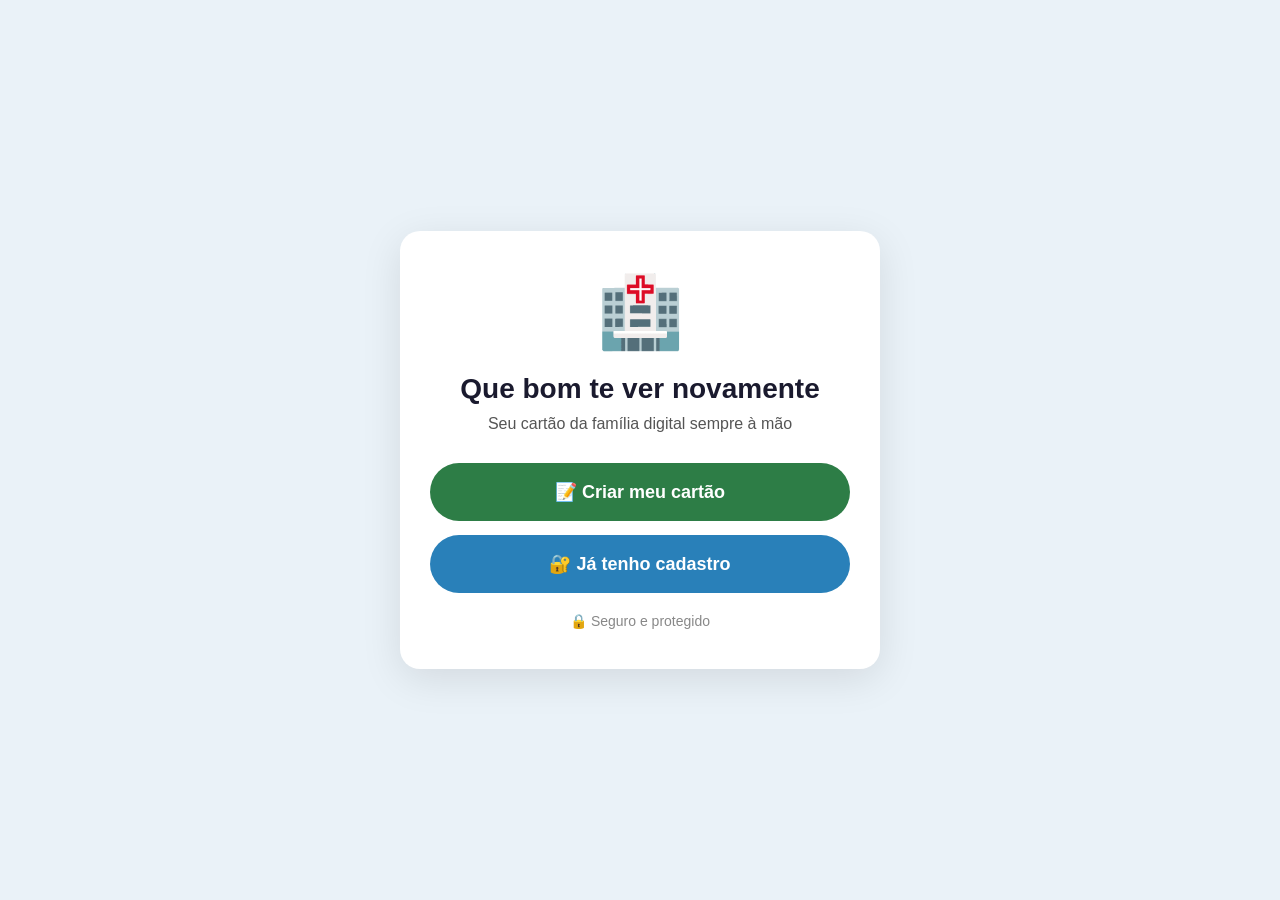
<file: index.html>
<!DOCTYPE html>
<html lang="pt-br">
<head>
    <meta charset="UTF-8">
    <meta name="viewport" content="width=device-width, initial-scale=1.0">
    <title>Cartão da Família Digital</title>
    <link rel="stylesheet" href="style.css">
</head>
<body>
    <div class="container-inicial">
        <div class="card-inicial">
            <div class="logo">
                <span class="icone">🏥</span>
            </div>
            <h1>Que bom te ver novamente</h1>
            <p class="subtitulo">Seu cartão da família digital sempre à mão</p>
            
            <div class="botoes">
                <a href="cadastro.html" class="botao-principal" style="background: #2d7d46;">
                    📝 Criar meu cartão
                </a>
                <a href="acessar.html" class="botao-principal" style="background: #2980b9;">
                    🔐 Já tenho cadastro
                </a>
            </div>
            
            <p class="info-rodape">🔒 Seguro e protegido</p>
        </div>
    </div>
</body>
</html>
</file>
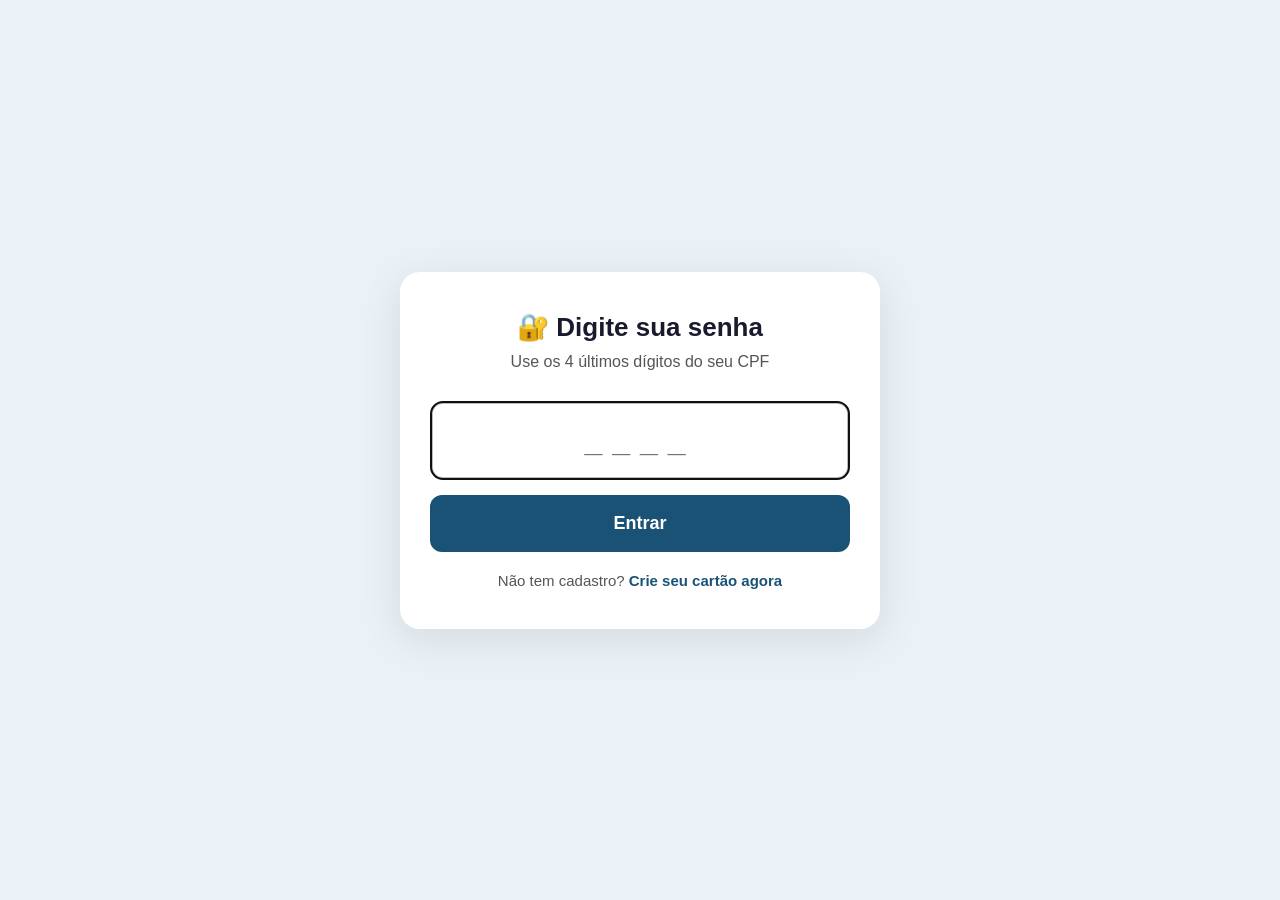
<file: acessar.html>
<!DOCTYPE html>
<html lang="pt-br">
<head>
    <meta charset="UTF-8">
    <meta name="viewport" content="width=device-width, initial-scale=1.0">
    <title>Acessar Cartão</title>
    <link rel="stylesheet" href="style.css">
</head>
<body>
    <div class="container-acessar">
        <div class="card-acessar">
            <h2>🔐 Digite sua senha</h2>
            <p class="descricao">Use os 4 últimos dígitos do seu CPF</p>
            <form id="form-senha">
                <input type="password" id="senha" maxlength="4" placeholder="____" autofocus>
                <button type="submit" class="botao-entrar">Entrar</button>
            </form>
            <div id="mensagem-erro" class="erro" style="display:none;">
                ❌ Senha incorreta. Tente novamente.
            </div>
            <div id="mensagem-carregando" style="display:none;">
                ⏳ Buscando seus dados...
            </div>
            <p class="ajuda">Não tem cadastro? <a href="cadastro.html">Crie seu cartão agora</a></p>
        </div>
    </div>

    <script src="app.js"></script>
</body>
</html>
</file>
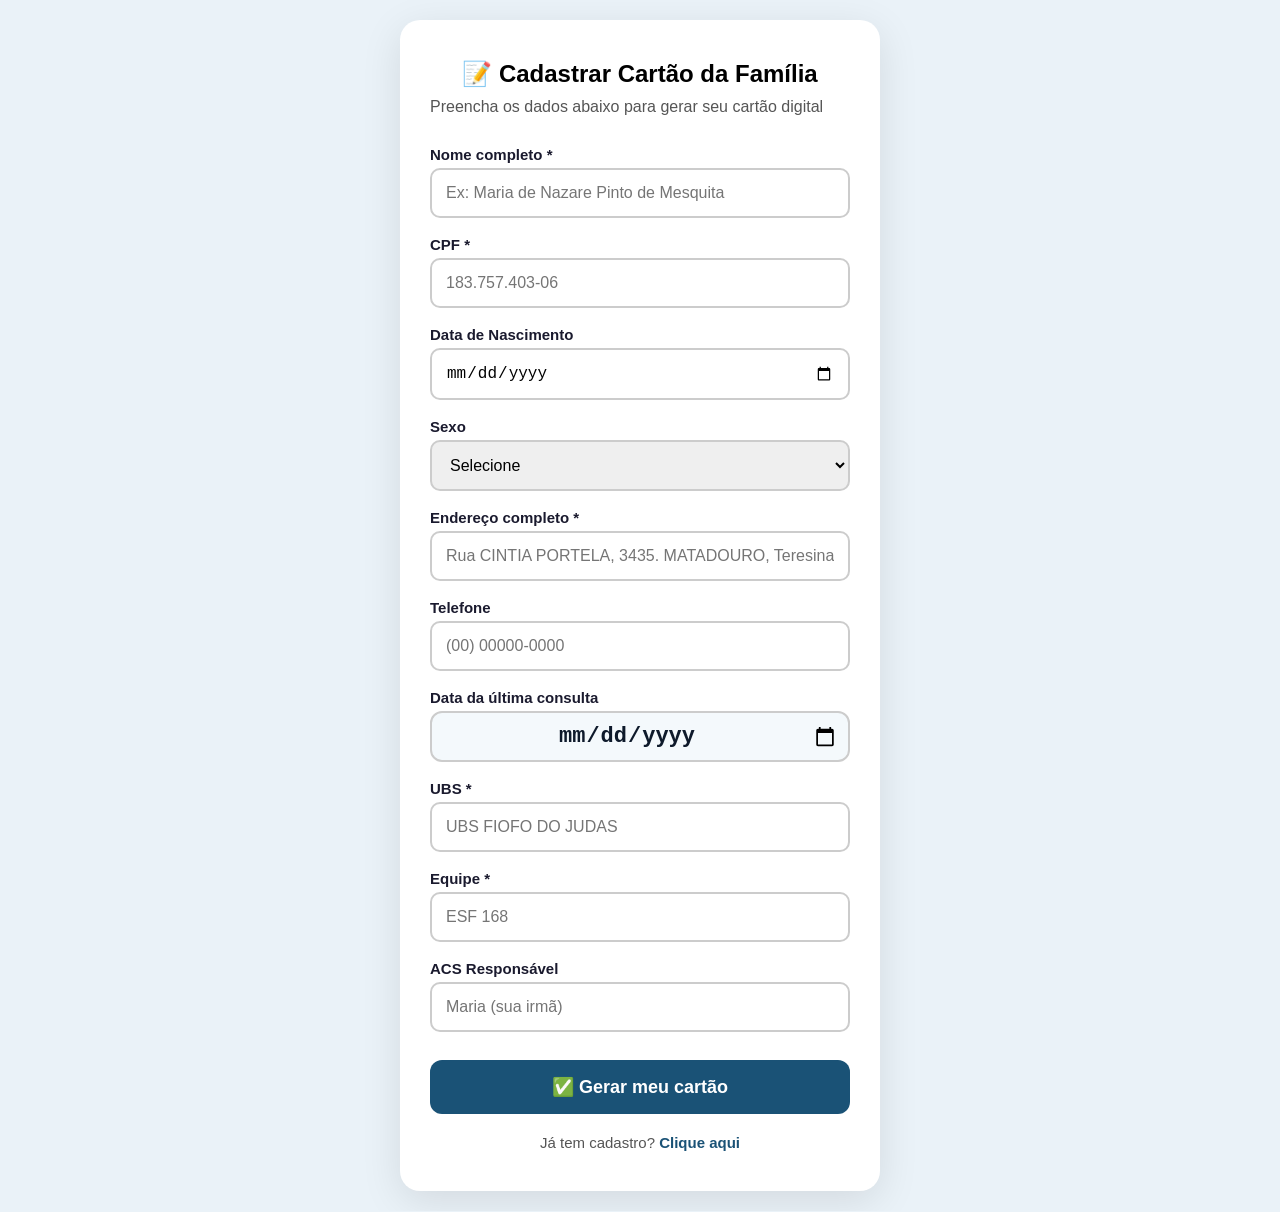
<file: cadastro.html>
<!DOCTYPE html>
<html lang="pt-br">
<head>
    <meta charset="UTF-8">
    <meta name="viewport" content="width=device-width, initial-scale=1.0">
    <title>Cadastrar Cartão</title>
    <link rel="stylesheet" href="style.css">
</head>
<body>
    <div class="container-cadastro">
        <div class="card-cadastro">
            <h2>📝 Cadastrar Cartão da Família</h2>
            <p class="descricao">Preencha os dados abaixo para gerar seu cartão digital</p>
            
            <form id="form-cadastro">
                <div class="campo-form">
                    <label>Nome completo *</label>
                    <input type="text" id="nome" required placeholder="Ex: Maria de Nazare Pinto de Mesquita">
                </div>
                
                <div class="campo-form">
                    <label>CPF *</label>
                    <input type="text" id="cpf" required placeholder="183.757.403-06" maxlength="14">
                </div>
                
                <div class="campo-form">
                    <label>Data de Nascimento</label>
                    <input type="date" id="dataNascimento">
                </div>
                
                <div class="campo-form">
                    <label>Sexo</label>
                    <select id="sexo">
                        <option value="">Selecione</option>
                        <option value="Feminino">Feminino</option>
                        <option value="Masculino">Masculino</option>
                    </select>
                </div>
                
                <div class="campo-form">
                    <label>Endereço completo *</label>
                    <input type="text" id="endereco" required placeholder="Rua CINTIA PORTELA, 3435. MATADOURO, Teresina - PI | 64000-300">
                </div>
                
                <div class="campo-form">
                    <label>Telefone</label>
                    <input type="text" id="telefone" placeholder="(00) 00000-0000">
                </div>
                
                <div class="campo-form">
                    <label>Data da última consulta</label>
                    <input type="date" id="ultimaConsulta">
                </div>
                
                <div class="campo-form">
                    <label>UBS *</label>
                    <input type="text" id="ubs" required placeholder="UBS FIOFO DO JUDAS">
                </div>
                
                <div class="campo-form">
                    <label>Equipe *</label>
                    <input type="text" id="equipe" required placeholder="ESF 168">
                </div>
                
                <div class="campo-form">
                    <label>ACS Responsável</label>
                    <input type="text" id="acs" placeholder="Maria (sua irmã)">
                </div>
                
                <button type="submit" class="botao-cadastrar">✅ Gerar meu cartão</button>
            </form>
            
            <div id="mensagem-erro" class="erro" style="display:none;"></div>
            <div id="mensagem-carregando" style="display:none;">⏳ Gerando seu cartão...</div>
            <p class="ajuda">Já tem cadastro? <a href="acessar.html">Clique aqui</a></p>
        </div>
    </div>

    <script src="app.js"></script>
</body>
</html>
</file>
<file: style.css>
* {
    margin: 0;
    padding: 0;
    box-sizing: border-box;
}

body {
    font-family: 'Segoe UI', Arial, sans-serif;
    background: #eaf2f8;
    min-height: 100vh;
    display: flex;
    justify-content: center;
    align-items: center;
    padding: 20px;
}

/* ========== CONTAINERS ========== */
.container-inicial, .container-acessar, .container-cadastro, .container-cartao {
    width: 100%;
    max-width: 480px;
}

.card-inicial, .card-acessar, .card-cadastro {
    background: white;
    padding: 40px 30px;
    border-radius: 20px;
    box-shadow: 0 10px 40px rgba(0,0,0,0.1);
    text-align: center;
}

/* ========== PÁGINA INICIAL ========== */
.logo .icone {
    font-size: 70px;
}

.card-inicial h1 {
    font-size: 28px;
    margin: 20px 0 10px;
    color: #1a1a2e;
}

.subtitulo {
    color: #555;
    font-size: 16px;
    margin-bottom: 30px;
}

.botoes {
    display: flex;
    flex-direction: column;
    gap: 14px;
}

.botao-principal {
    display: block;
    padding: 18px;
    border-radius: 50px;
    text-decoration: none;
    font-size: 18px;
    font-weight: bold;
    color: white;
    transition: opacity 0.3s;
}

.botao-principal:hover {
    opacity: 0.85;
}

.info-rodape {
    margin-top: 20px;
    font-size: 14px;
    color: #888;
}

/* ========== TELA DE SENHA ========== */
.card-acessar h2 {
    font-size: 26px;
    color: #1a1a2e;
}

.descricao {
    color: #555;
    font-size: 16px;
    margin: 10px 0 30px;
}

#form-senha {
    display: flex;
    flex-direction: column;
    gap: 15px;
}

#senha {
    padding: 18px;
    font-size: 32px;
    text-align: center;
    border: 3px solid #bbb;
    border-radius: 12px;
    letter-spacing: 10px;
    font-weight: bold;
}

.botao-entrar {
    background: #1a5276;
    color: white;
    padding: 18px;
    border: none;
    border-radius: 12px;
    font-size: 18px;
    font-weight: bold;
    cursor: pointer;
    transition: background 0.3s;
}

.botao-entrar:hover {
    background: #154360;
}

/* ========== CADASTRO ========== */
.card-cadastro {
    text-align: left;
}

.card-cadastro h2 {
    text-align: center;
    font-size: 24px;
}

.campo-form {
    margin-bottom: 18px;
}

.campo-form label {
    display: block;
    font-size: 15px;
    font-weight: bold;
    color: #1a1a2e;
    margin-bottom: 5px;
}

.campo-form input, .campo-form select {
    width: 100%;
    padding: 14px;
    border: 2px solid #ccc;
    border-radius: 10px;
    font-size: 16px;
    transition: border 0.3s;
}

.campo-form input:focus, .campo-form select:focus {
    outline: none;
    border-color: #1a5276;
}

.botao-cadastrar {
    width: 100%;
    padding: 16px;
    background: #1a5276;
    color: white;
    border: none;
    border-radius: 12px;
    font-size: 18px;
    font-weight: bold;
    cursor: pointer;
    transition: background 0.3s;
    margin-top: 10px;
}

.botao-cadastrar:hover {
    background: #154360;
}

.erro {
    color: #c0392b;
    font-size: 15px;
    margin-top: 15px;
    text-align: center;
}

.ajuda {
    margin-top: 20px;
    font-size: 15px;
    color: #555;
    text-align: center;
}

.ajuda a {
    color: #1a5276;
    text-decoration: none;
    font-weight: bold;
}

.ajuda a:hover {
    text-decoration: underline;
}

/* ========== CARTÃO (VERSÃO AZUL E GRANDE) ========== */
.cartao {
    background: white;
    border-radius: 24px;
    box-shadow: 0 10px 40px rgba(0,0,0,0.12);
    overflow: hidden;
    padding-bottom: 20px;
}

/* CABEÇALHO - AGORA AZUL E MAIOR */
.cabecalho {
    background: #1a5276;
    color: white;
    padding: 28px 20px;
    text-align: center;
}

.titulo-ubs {
    font-size: 18px;
    font-weight: bold;
    letter-spacing: 3px;
    margin-bottom: 6px;
}

.nome-ubs {
    font-size: 30px;
    font-weight: 900;
    margin: 8px 0 4px;
    text-transform: uppercase;
    letter-spacing: 1px;
    word-break: break-word;
}

.equipe {
    font-size: 22px;
    font-weight: bold;
    opacity: 0.95;
    letter-spacing: 1px;
}

/* FOTO */
.foto-container {
    text-align: center;
    padding: 20px 0 10px;
}

.foto-container img {
    width: 140px;
    height: 140px;
    border-radius: 50%;
    object-fit: cover;
    border: 5px solid #1a5276;
}

/* DADOS - TUDO MAIOR */
.dados {
    padding: 10px 24px 20px 24px;
}

.campo {
    padding: 12px 0;
    border-bottom: 2px solid #e8eef2;
}

.campo:last-child {
    border-bottom: none;
}

.label {
    font-size: 13px;
    color: #7f8c8d;
    text-transform: uppercase;
    letter-spacing: 0.8px;
    font-weight: 600;
}

.valor {
    font-size: 22px;
    font-weight: 700;
    color: #0e1a2b;
    display: block;
    margin-top: 2px;
    line-height: 1.3;
    word-break: break-word;
}

/* ÚLTIMA CONSULTA */
.consultas {
    padding: 10px 24px 20px 24px;
    border-top: 2px solid #e8eef2;
    margin-top: 5px;
}

.titulo-consultas {
    font-size: 18px;
    font-weight: 700;
    color: #1a5276;
    margin-bottom: 12px;
    text-align: center;
}

#ultimaConsulta {
    font-size: 22px;
    font-weight: 700;
    color: #0e1a2b;
    text-align: center;
    padding: 10px;
    background: #f4f9fc;
    border-radius: 12px;
}

/* RODAPÉ - SEM IMPRIMIR, SÓ VOLTAR */
.rodape {
    display: flex;
    justify-content: center;
    padding: 10px 24px 5px 24px;
}

.btn-voltar {
    padding: 16px 40px;
    background: #1a5276;
    color: white;
    border: none;
    border-radius: 14px;
    font-size: 18px;
    font-weight: bold;
    cursor: pointer;
    transition: background 0.3s;
    width: 100%;
    max-width: 300px;
}

.btn-voltar:hover {
    background: #154360;
}

/* ========== RESPONSIVO ========== */
@media (max-width: 480px) {
    body {
        padding: 10px;
    }
    .card-inicial, .card-acessar, .card-cadastro {
        padding: 25px 15px;
    }
    .nome-ubs {
        font-size: 24px;
    }
    .equipe {
        font-size: 18px;
    }
    .valor {
        font-size: 19px;
    }
    .btn-voltar {
        font-size: 16px;
        padding: 14px 20px;
    }
}
</file>
